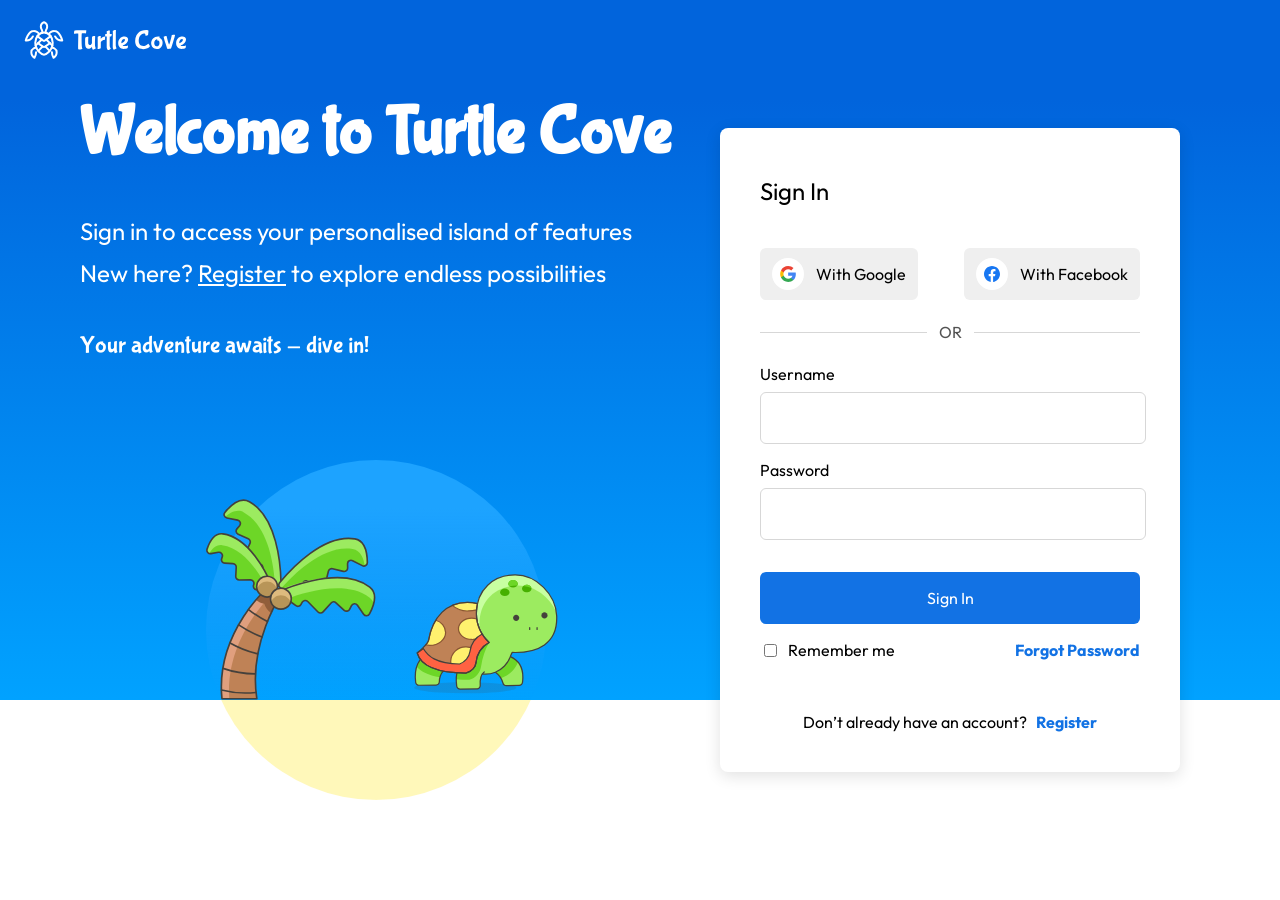
<file: index.html>
<!DOCTYPE html>
<html lang="en">
<head>
    <meta charset="UTF-8">
    <meta name="viewport" content="width=device-width, initial-scale=1.0">
    <title>Sign in | Turtle Cove</title>
    <link rel="stylesheet" href="Css/welcome.css">
    <link href="https://fonts.googleapis.com/css2?family=Bubblegum+Sans&family=Outfit:wght@400;500;600&display=swap" rel="stylesheet">
</head>
<body>
    <header class="tcWelcomeHeader">
        <a class="tcLogo" href="./" alt="Turtle Cove">
            <img class="tcLogoSvg" src="images/Turtle-Cove-Logo.svg" alt="">
        </a>
    </header>
    <main class="tcWelcomePage">
        <section class="tcIntro" aria-labelledby="page-title">
            <h1 id="page-title">Welcome to  Turtle Cove</h1>

            <p class="tcWelcomeText"> Sign in to access your personalised island of features </p>
            <p class="tcWelcomeText"> New here? 
                 <a href="inprogress.html">Register</a> 
                 to explore endless possibilities</p>
        
            <p >Your adventure awaits - dive in!</p>

            <div class="tcWelComeScene" aria-hidden="true">
                <img class="tcTreeImage" src="images/Palm-Tree.svg" alt="">
                <img class="tcTurtleImage" src="images/Turtle.svg" alt="">
            </div>
        </section>
        <section class="tcCard" id="sign-in" aria-labelledby="sign-in-heading">
            <h2 id="sign-in-heading">Sign In</h2>
            <div class="tcSocialSignIn">
                <button id="btn-google" type="button" class="tcButton">
                    <img class="tcIconBtn" src="images/SocialMedia-Google.svg" alt="">
                      <span class="tcLabel">
                           <span class="tcLabelLarge">Sign in </span><span class="tcLabelMobile">With </span> Google
                       </span>
                </button>
                <button id="btn-facebook" type="button" class="tcButton">
                    <img class="tcIconBtn" src="images/SocialMedia-Facebook.svg" alt="">
                        <span class="tcLabel">
                           <span class="tcLabelLarge">Sign in </span><span class="tcLabelMobile">With </span> Facebook
                       </span>
                </button>
            </div>
            <p class="tcDivider">or</p>

            <form class="tcSignInForm" id="sign-in-form" novalidate >
                <div class="tcField">
                    <label for="username">Username</label>
                    <input type="text" id="username" name="username" autocomplete="username" required aria-describedby="username-error">
                    <p class="field__error" id="username-error" hidden=""></p>
                </div>
                <div class="tcField">
                    <label for="password">Password</label>
                    <input type="password" id="password" required name="password" autocomplete="current-password" aria-describedby="password-error">
                    <p class="field__error" id="password-error" hidden></p>
                </div>

                <button type="submit" class="tcButton btnSignIn">Sign In</button>

                <div class="tcFormOptions">
                    <div class="tcCheckbox">
                        <input type="checkbox" id="chk-remember" name="remember">
                        <label for="chk-remember">Remember me</label>
                    </div>
                    <a href="inprogress.html">Forgot Password</a>
           
                </div>
            </form>
            <div class="tcCardFooter">
                <p>
                    Don’t already have an account?  &nbsp; <a href="inprogress.html"> Register </a> </p>
            </div>
        </section>

    </main>

    <script src="js/main.js"></script>
</body>
</html>
</file>
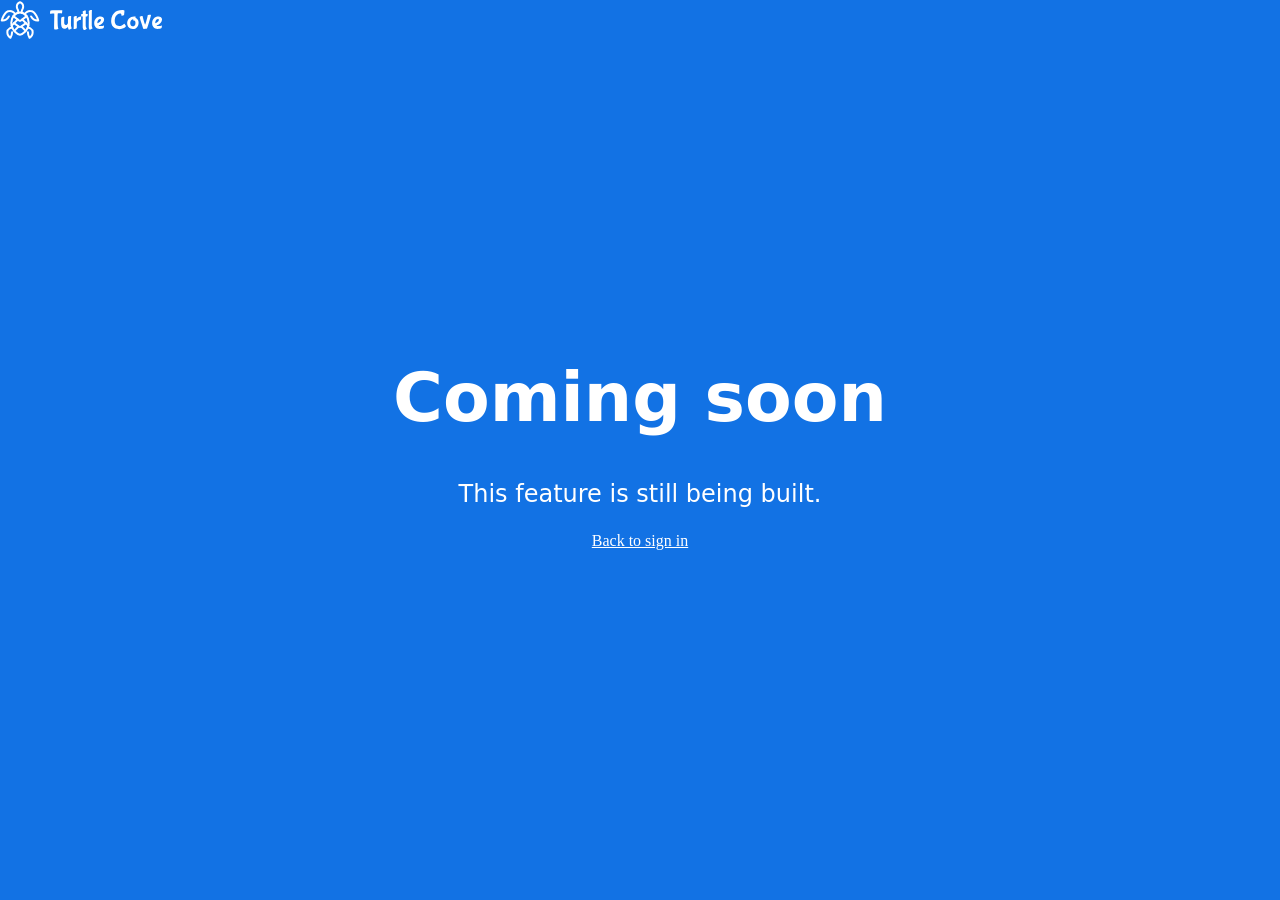
<file: inprogress.html>
<!DOCTYPE html>
<html lang="en">
<head>
    <meta charset="UTF-8">
    <meta name="viewport" content="width=device-width, initial-scale=1.0">
    <title>Coming soon | Turtle Cove</title>
    <link rel="stylesheet" href="Css/inprogress.css">
</head>
<body>
    <header class="tcWelcomeHeader">
        <a class="tcLogo" href="index.html"  alt="Turtle Cove">
            <img class="tcLogoSvg" src="images/Turtle-Cove-Logo.svg" alt="">
        </a>
    </header>
    <main>
        <h1>Coming soon</h1>
        <p>This feature is still being built.</p>
        <a href="index.html">Back to sign in</a>
    </main>
</body>
</html>
</file>
<file: Css/welcome.css>
@import url(tokens.css);

html,
body {
  min-height: 100%;
}

html {
  background: none;
}

body {
  margin: 0;
  min-height: 100vh;
  background: var(--colorBackgroundDefault);
  overflow-x: clip;
}

h1,
h2,
p {
  margin: 0;
}

.tcButton {
  cursor: pointer;
  transition: filter 120ms;
}

.tcButton:hover {
  filter: brightness(0.93);
}

.tcButton:focus-visible,
.tcWelcomePage a:focus-visible {
  outline: 2px solid var(--colorThemePrimary);
  outline-offset: 2px;
}

.tcWelcomePage .tcCard a:hover {
  text-decoration: underline;
}

.tcIntro {
  justify-self: start;
  width: fit-content;
  position: relative;
}

.tcIntro::before {
  content: "";
  position: absolute;
  z-index: -1;
  inset: -100vh 0 0 0;
  /* draw background of the intro section */
  border-image: linear-gradient(
      to top,
      var(--colorHeroEnd) 0,
      var(--colorHeroStart) 600px
    )
    fill 0 / 0 / 0 100vw;
}

.tcWelComeScene {
  margin-inline: auto;
  margin-bottom: calc(var(--sceneSize) * -0.294);
  margin-top: 100px;
}

.tcButton {
  gap: var(--space2);
  min-height: var(--sizeButton);
  border-radius: var(--borderRadiusMedium);
  border: none;
  padding-inline: var(--space2);
  font: inherit;
  line-height: 1;
}

.tcWelcomeHeader {
  position: absolute;
  top: 20px;
  left: 24px;
}

.tcWelcomePage {
  display: grid;
  grid-template-columns: 1fr minmax(400px, 460px);
  column-gap: 40px;
  align-items: start;
  margin-left: 80px;
  margin-right: 100px;
  padding-top: 100px;

  h1 {
    font-family: var(--fontFamilyDisplay);
    font-size: var(--fontSizeH1);
    color: var(--colorTextInverse);
    line-height: 68px;
    margin-bottom: 48px;
  }

  p:nth-of-type(3) {
    font-family: var(--fontFamilyDisplay);
    font-size: var(--fontSize2);
    color: var(--colorTextInverse);
    line-height: 28px;
    margin-top: 44px;
  }

  .tcWelcomeText {
    font-family: var(--fontFamilyBody);
    font-size: var(--fontSize2);
    line-height: 30px;
    color: var(--colorTextInverse);
    margin-bottom: 12px;
    a {
      color: var(--colorTextInverse);
    }
  }

  .tcWelComeScene {
    position: relative;
    width: var(--sceneSize);
    aspect-ratio: 1;
    margin-inline: auto;
    border-radius: 50%;
    background:
      linear-gradient(
          to bottom,
          var(--colorSceneSky) 20%,
          var(--colorSceneSkyFade) 100%
        )
        top / 100% 70.6% no-repeat,
      linear-gradient(var(--colorSceneSand), var(--colorSceneSand)) bottom /
        100% 29.4% no-repeat;

    img {
      position: absolute;
      display: block;
      height: auto;
    }

    .tcTreeImage {
      bottom: 29.4%;
      width: 50%;
    }

    .tcTurtleImage {
      left: 59%;
      bottom: 26%;
      width: 47%;
    }
  }

  .tcCard {
    background-color: var(--colorBackgroundDefault);
    padding: 48px 40px 40px;
    margin-top: 28px;
    border-radius: var(--borderRadiusLarge);
    font-family: var(--fontFamilyBody);
    box-shadow: var(--shadowCard);

    h2 {
      margin-bottom: 42px;
      font-weight: normal;
      margin-top: 0;
    }

    .tcSocialSignIn {
      width: 100%;
      display: flex;
      justify-content: space-between;

      button {
        width: max-content;
        display: inline-flex;
        align-items: center;

        .tcLabel {
          .tcLabelLarge {
            display: none;
          }
        }
      }
    }

    .tcDivider {
      display: grid;
      grid-template-columns: 1fr auto 1fr;
      align-items: center;
      gap: var(--space2);
      margin-block: var(--space4);
      color: var(--colorTextDefault);
      text-transform: uppercase;
      font-size: var(--fontSizeBody);
      line-height: 1;
    }

    .tcDivider::before,
    .tcDivider::after {
      content: "";
      border-top: 1px solid var(--colorBorder);
    }

    form {
      margin-bottom: var(--space6);
      .tcField {
        margin-bottom: var(--space3);
        input {
          width: 100%;
          line-height: var(--space5);
          border-radius: var(--borderRadiusMedium);
          border: var(--inputBorder);
          margin-top: var(--space1);

          &:hover {
            border-color: var(--colorBorderHover);
          }

          &:focus-visible {
            border-color: var(--colorBorderHover);
          }
        }
      }

      .btnSignIn {
        background-color: var(--colorThemePrimary);
        color: var(--colorTextInverse);
        width: 100%;
        text-align: center;
        margin: var(--space3) 0;
      }

      .tcFormOptions {
        display: flex;
        justify-content: space-between;

        .tcCheckbox {
          display: flex;
          align-items: center;
          gap: var(--space1);

          input {
            border: 1px var(--colorThemePrimary);
          }
        }
      }
    }

    .tcCardFooter {
      text-align: center;
    }

    a {
      text-decoration: none;
      color: var(--colorThemePrimary);
      font-weight: bold;
    }
  }
}

.field__error {
  display: flex;
  align-items: center;
  gap: var(--space1);
  margin-top: var(--space1);
  color: var(--colorError);
  font-size: 0.875rem;
}

.field__error::before {
  content: "!";
  display: grid;
  place-items: center;
  flex-shrink: 0;
  width: 16px;
  height: 16px;
  border-radius: 50%;
  background: var(--colorError);
  color: var(--colorTextInverse);
  font-size: 0.7rem;
  font-weight: 700;
}

.field__error[hidden] {
  display: none;
}

.tcField input[aria-invalid="true"] {
  border-color: var(--colorError);
  box-shadow: 0 0 0 1px var(--colorError);
}

/* Large desktop  */
@media (min-width: 1600px) {
  .tcWelcomePage {
    max-width: 1350px;
    margin-inline: auto;
    padding-inline: 0;
    grid-template-columns: 1fr 560px;
    padding-top: 145px;

    h1 {
      line-height: 84px;
      font-size: var(--fontSizeLargeH1);
    }

    .tcWelComeScene {
      margin-top: 190px;
    }

    .tcCard {
      min-height: 740px;
      display: flex;
      flex-direction: column;

      .tcSocialSignIn {
        justify-content: flex-start; /* buttons start from the left */
        gap: var(--space5); /* 48px between them, as in the mockup */
      }

      .tcLabel {
        .tcLabelLarge {
          display: block;
        }
      }
    }
  }

  .tcWelcomePage .tcCard .tcCardFooter {
    margin-top: auto;
  }
}

/* mobile  */
@media (max-width: 767px) {
  body {
    background: linear-gradient(
      to bottom,
      var(--colorHeroStart),
      var(--colorHeroEnd)
    );
  }

  .tcIntro::before {
    display: none;
  }

  .tcWelcomeHeader {
    top: 44px;
    left: 16px;
  }

  .tcWelcomePage {
    display: block; /* turns the grid off */
    margin: 0;
    padding: 130px 10px 40px;
    position: relative;

    h1 {
      position: absolute;
      width: 1px;
      height: 1px;
      margin: -1px;
      overflow: hidden;
      clip-path: inset(50%);
      white-space: nowrap;
    }

    .tcIntro {
      position: static;
      width: auto;
      p {
        display: none;
      }
    }

    .tcWelComeScene {
      position: absolute;
      z-index: 1;
      top: 70px;
      right: 24px;
      width: 124px;
      aspect-ratio: auto;
      margin: 0;
      background: none;
      border-radius: 0;

      /* hides the tree; the turtle stays for the card corner */
      .tcTreeImage {
        display: none;
      }

      .tcTurtleImage {
        position: static;
        width: 100%;
        transform: scaleX(-1);
      }
    }

    /* Card */
    .tcCard {
      margin-top: 0;
      padding: 32px 16px;

      h2 {
        font-size: 2rem;
        margin-bottom: 24px;
      }

      .tcSocialSignIn {
        display: grid;
        grid-template-columns: 1fr 1fr;
        gap: var(--space3);

        button {
          width: 100%;
          justify-content: center;

          .tcLabel {
            .tcLabelLarge,
            .tcLabelMobile {
              display: none;
            }
          }
        }
      }
    }
  }
}
/* tablet  */
@media (min-width: 768px) and (max-width: 1099px) {
  .tcWelcomePage {
    grid-template-columns: 1fr minmax(320px, 380px);
    margin-inline: 40px;
    column-gap: 32px;

    .tcCard {
      padding: 40px 24px;

      .tcSocialSignIn button .tcLabel .tcLabelMobile {
        display: none;
      }
    }
  }
}
</file>
<file: Css/inprogress.css>
@import url(tokens.css);
body {
  margin: 0;
  min-height: 100vh;
  background: var(--colorThemePrimary);
}

main {
  margin: 25%;
  text-align: center;

  h1 {
    font-family: var(--fontFamilyDisplay);
    font-size: var(--fontSizeH1);
    color: var(--colorTextInverse);
    line-height: 68px;
    margin-bottom: 48px;
  }

  p {
    font-family: var(--fontFamilyDisplay);
    font-size: var(--fontSize2);
    color: var(--colorTextInverse);
    line-height: 28px;
    margin-top: 44px;
  }

  a {
    color: var(--colorTextInverse);
  }
}
</file>
